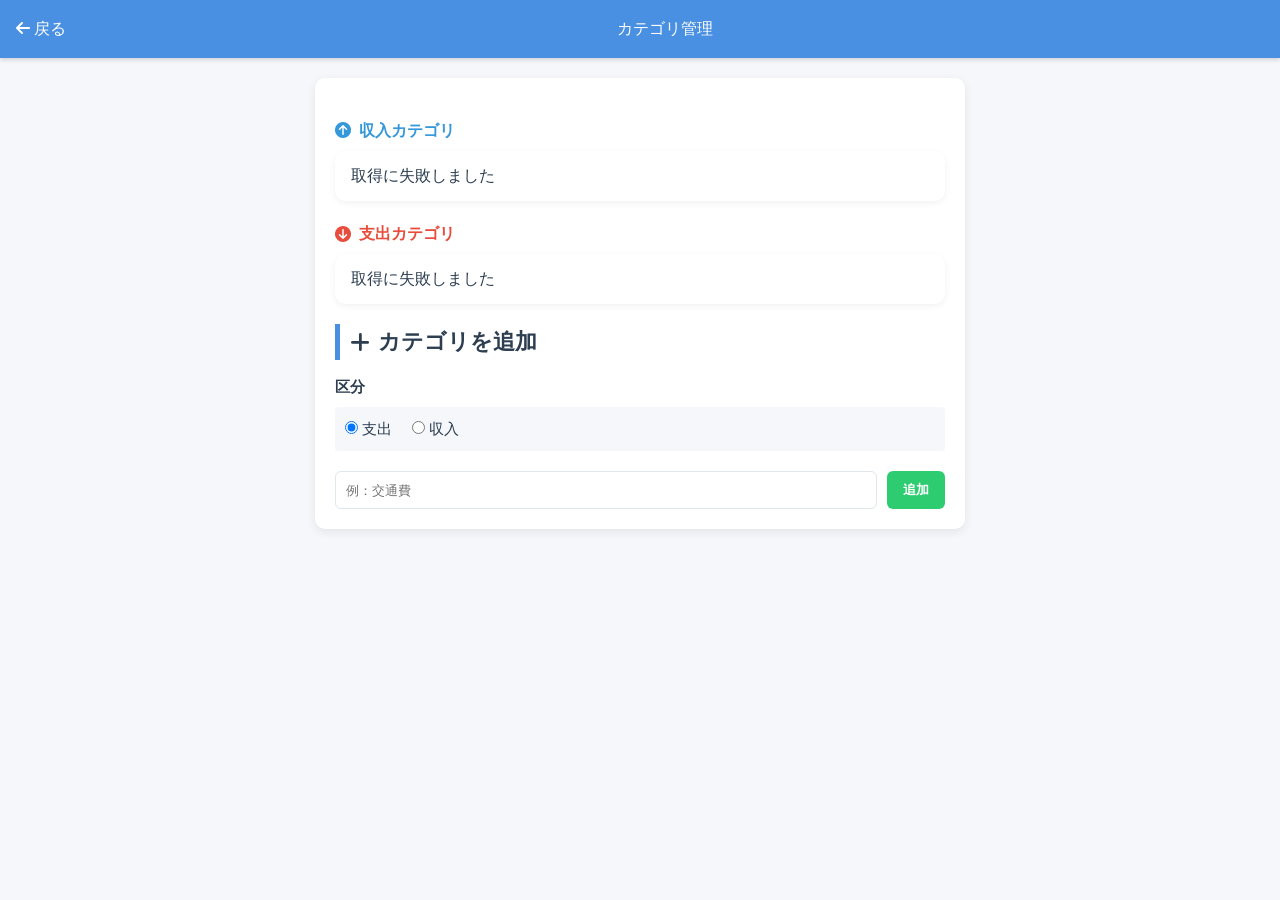
<file: categories.html>
<!DOCTYPE html>
<html lang="ja">
<head>
    <link rel="manifest" href="./manifest.json">
    <meta charset="UTF-8">
    <meta name="viewport" content="width=device-width, initial-scale=1.0">
    <meta name="theme-color" content="#4a90e2">
    <link rel="icon" href="./icons/icon-192.png">
    <link rel="apple-touch-icon" href="./icons/icon-192.png">
    <title>VAS - カテゴリ管理</title>
    <link rel="stylesheet" href="https://cdnjs.cloudflare.com/ajax/libs/font-awesome/6.4.0/css/all.min.css">
    <link rel="stylesheet" href="./css/style.css">

    <style>
        .category-section-title {
            display: flex;
            align-items: center;
            gap: 8px;
            margin: 20px 0 8px 0;
            font-weight: bold;
        }
        .category-section-title.income { color: #3498db; }
        .category-section-title.expense { color: #e74c3c; }
    </style>
</head>
<body>

    <nav class="navbar">
        <a href="./settings.html"><i class="fa-solid fa-arrow-left"></i> 戻る</a>
        <span>カテゴリ管理</span>
        <div></div>
    </nav>

    <div class="container-sm">

        <div class="category-section-title income">
            <i class="fa-solid fa-circle-arrow-up"></i> 収入カテゴリ
        </div>
        <div class="category-list" id="income-category-list">
            <div class="category-item">読み込み中...</div>
        </div>

        <div class="category-section-title expense">
            <i class="fa-solid fa-circle-arrow-down"></i> 支出カテゴリ
        </div>
        <div class="category-list" id="expense-category-list">
            <div class="category-item">読み込み中...</div>
        </div>

        <h2><i class="fa-solid fa-plus"></i> カテゴリを追加</h2>

        <div class="form-group">
            <label>区分</label>
            <div class="radio-group">
                <label><input type="radio" name="new-cat-type" value="支出" checked> 支出</label>
                <label><input type="radio" name="new-cat-type" value="収入"> 収入</label>
            </div>
        </div>

        <div class="add-form">
            <input type="text" id="new-category" placeholder="例：交通費">
            <button onclick="addCategory()">追加</button>
        </div>

    </div>

    <script src="./js/app.js"></script>
    <script src="./js/api.js"></script>

    <script>
        async function loadCategories() {
            toggleLoading(true);
            const result = await callGasAPI("getCategories", {});
            toggleLoading(false);

            const incomeList = document.getElementById('income-category-list');
            const expenseList = document.getElementById('expense-category-list');

            if (!result.success) {
                incomeList.innerHTML = `<div class="category-item">取得に失敗しました</div>`;
                expenseList.innerHTML = `<div class="category-item">取得に失敗しました</div>`;
                return;
            }

            renderCategoryList(incomeList, result.income || [], "収入");
            renderCategoryList(expenseList, result.expense || [], "支出");
        }

        function renderCategoryList(container, categories, type) {
            if (categories.length === 0) {
                container.innerHTML = `<div class="category-item">カテゴリがありません</div>`;
                return;
            }

            container.innerHTML = "";
            categories.forEach(cat => {
                const div = document.createElement('div');
                div.className = 'category-item';
                div.innerHTML = `
                    <span>${cat}</span>
                    <button onclick="deleteCategory('${cat}', '${type}')"><i class="fa-solid fa-trash"></i> 削除</button>
                `;
                container.appendChild(div);
            });
        }

        async function addCategory() {
            const input = document.getElementById('new-category');
            const name = input.value.trim();
            const type = document.querySelector('input[name="new-cat-type"]:checked').value;

            if (!name) {
                showMessage("カテゴリ名を入力してください", true);
                return;
            }

            toggleLoading(true);
            const result = await callGasAPI("addCategory", { name, type });
            toggleLoading(false);

            if (result.success) {
                showMessage("カテゴリを追加しました");
                input.value = "";
                loadCategories();
            } else {
                showMessage(result.message, true);
            }
        }

        async function deleteCategory(name, type) {
            if (!confirm(`「${name}」を削除しますか？`)) return;

            toggleLoading(true);
            const result = await callGasAPI("deleteCategory", { name, type });
            toggleLoading(false);

            if (result.success) {
                showMessage("カテゴリを削除しました");
                loadCategories();
            } else {
                showMessage(result.message, true);
            }
        }

        window.addEventListener('load', loadCategories);
    </script>

</body>
</html>
</file>
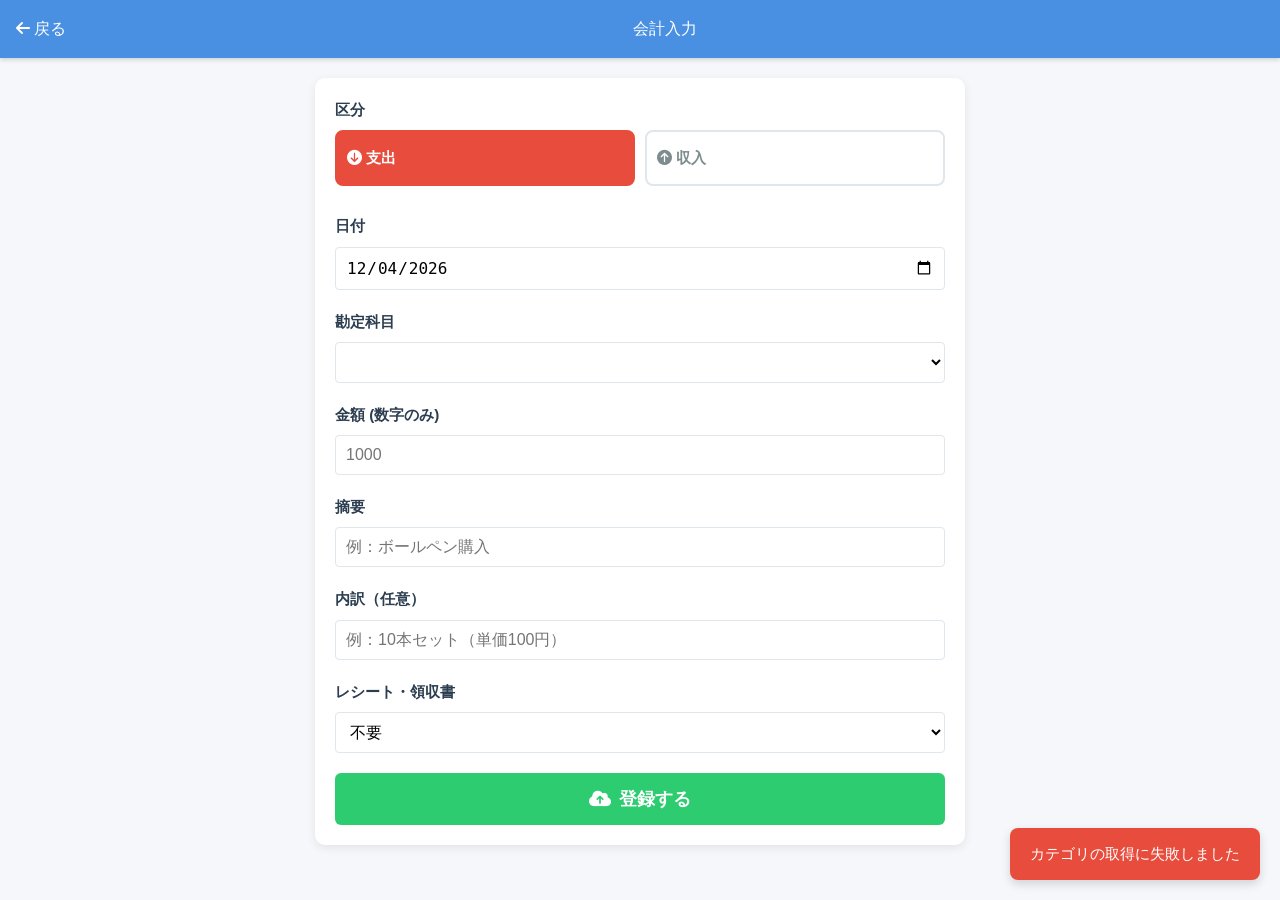
<file: entry.html>
<!DOCTYPE html>
<html lang="ja">
<head>
    <link rel="manifest" href="./manifest.json">
    <meta charset="UTF-8">
    <meta name="viewport" content="width=device-width, initial-scale=1.0">
    <meta name="theme-color" content="#4a90e2">
    <link rel="icon" href="./icons/icon-192.png">
    <link rel="apple-touch-icon" href="./icons/icon-192.png">
    <title>VAS - 会計入力</title>
    <link rel="stylesheet" href="https://cdnjs.cloudflare.com/ajax/libs/font-awesome/6.4.0/css/all.min.css">
    <link rel="stylesheet" href="./css/style.css">
</head>
<body>

    <nav class="navbar">
        <a href="./index.html"><i class="fa-solid fa-arrow-left"></i> 戻る</a>
        <span>会計入力</span>
        <div></div>
    </nav>

    <div class="container-sm">
        <form id="entry-form">
            <div class="form-group">
                <label>区分</label>
                <div class="type-toggle">
                    <label class="type-option expense-option">
                        <input type="radio" name="type" value="支出" checked>
                        <i class="fa-solid fa-circle-arrow-down"></i> 支出
                    </label>
                    <label class="type-option income-option">
                        <input type="radio" name="type" value="収入">
                        <i class="fa-solid fa-circle-arrow-up"></i> 収入
                    </label>
                </div>
            </div>

            <div class="form-group">
                <label>日付</label>
                <input type="date" id="date" required>
            </div>

            <div class="form-group">
                <label>勘定科目</label>
                <select id="category" required></select>
            </div>

            <div class="form-group">
                <label>金額 (数字のみ)</label>
                <input type="text" id="amount" oninput="onlyNumber(this)" placeholder="1000" required>
            </div>

            <div class="form-group">
                <label>摘要</label>
                <input type="text" id="description" placeholder="例：ボールペン購入">
            </div>

            <div class="form-group">
                <label>内訳（任意）</label>
                <input type="text" id="detail" placeholder="例：10本セット（単価100円）">
            </div>

            <div class="form-group">
                <label>レシート・領収書</label>
                <select id="receipt_status" onchange="toggleReceiptFile()">
                    <option value="不要">不要</option>
                    <option value="あとで登録">あとで登録</option>
                    <option value="あり">あり（画像アップロード）</option>
                </select>
            </div>

            <div class="form-group" id="receipt-file-group" style="display: none;">
                <label>レシート画像選択</label>
                <input type="file" id="receipt_file" accept="image/*">
            </div>

            <button type="submit" class="btn-submit"><i class="fa-solid fa-cloud-arrow-up"></i> 登録する</button>
        </form>
    </div>

    <script src="./js/app.js"></script>
    <script src="./js/api.js"></script>

    <script>
        function toggleReceiptFile() {
            const status = document.getElementById('receipt_status').value;
            document.getElementById('receipt-file-group').style.display = (status === 'あり') ? 'block' : 'none';
        }

        const fileToBase64 = file => new Promise((resolve, reject) => {
            const reader = new FileReader();
            reader.readAsDataURL(file);
            reader.onload = () => resolve(reader.result);
            reader.onerror = error => reject(error);
        });

        let categoriesData = { income: [], expense: [] };

        async function loadCategories() {
            setTodayIfEmpty('date');

            const settings = await callGasAPI("getSettings", {});

            if (!settings.success) {
                showMessage("カテゴリの取得に失敗しました", true);
                return;
            }

            categoriesData = settings.categories || { income: [], expense: [] };
            updateCategoryOptions();
        }

        function updateCategoryOptions() {
            const type = document.querySelector('input[name="type"]:checked').value;
            const list = (type === "収入") ? categoriesData.income : categoriesData.expense;

            const select = document.getElementById("category");
            select.innerHTML = "";

            list.forEach(cat => {
                const option = document.createElement("option");
                option.value = cat;
                option.textContent = cat;
                select.appendChild(option);
            });
        }

        window.addEventListener("load", loadCategories);

        document.querySelectorAll('input[name="type"]').forEach(radio => {
            radio.addEventListener('change', updateCategoryOptions);
        });

        document.getElementById('entry-form').addEventListener('submit', async (e) => {
            e.preventDefault();

            const type = document.querySelector('input[name="type"]:checked').value;
            const date = document.getElementById('date').value;
            const category = document.getElementById('category').value;
            const amount = Number(document.getElementById('amount').value);

            const description = document.getElementById('description').value;
            const detail = document.getElementById('detail').value;

            const descriptionFinal = detail
                ? `${description}（${detail}）`
                : description;

            const receiptStatus = document.getElementById('receipt_status').value;
            const fileInput = document.getElementById('receipt_file');

            const formData = {
                type,
                date,
                category,
                amount,
                description: descriptionFinal,
                receiptStatus,
                imageData: null,
                imageName: null
            };

            if (receiptStatus === "あり" && fileInput.files.length > 0) {
                try {
                    const file = fileInput.files[0];
                    formData.imageData = await fileToBase64(file);
                    formData.imageName = file.name;
                } catch (err) {
                    showMessage("画像の読み込みに失敗しました", true);
                    return;
                }
            }

            const submitBtn = document.querySelector('#entry-form button[type="submit"]');
            submitBtn.disabled = true;
            submitBtn.style.opacity = '0.6';

            toggleLoading(true);
            const response = await callGasAPI("saveEntry", formData);
            toggleLoading(false);

            submitBtn.disabled = false;
            submitBtn.style.opacity = '1';

            if (response && response.success) {
                showMessage(`登録が完了しました！\n会計番号: ${response.id}\nレシート番号: ${response.receiptNo}`);
                document.getElementById('entry-form').reset();
                toggleReceiptFile();
                setTodayIfEmpty('date');
            } else {
                showMessage("登録に失敗しました: " + (response ? response.message : "通信エラー"), true);
            }
        });
    </script>
</body>
</html>
</file>
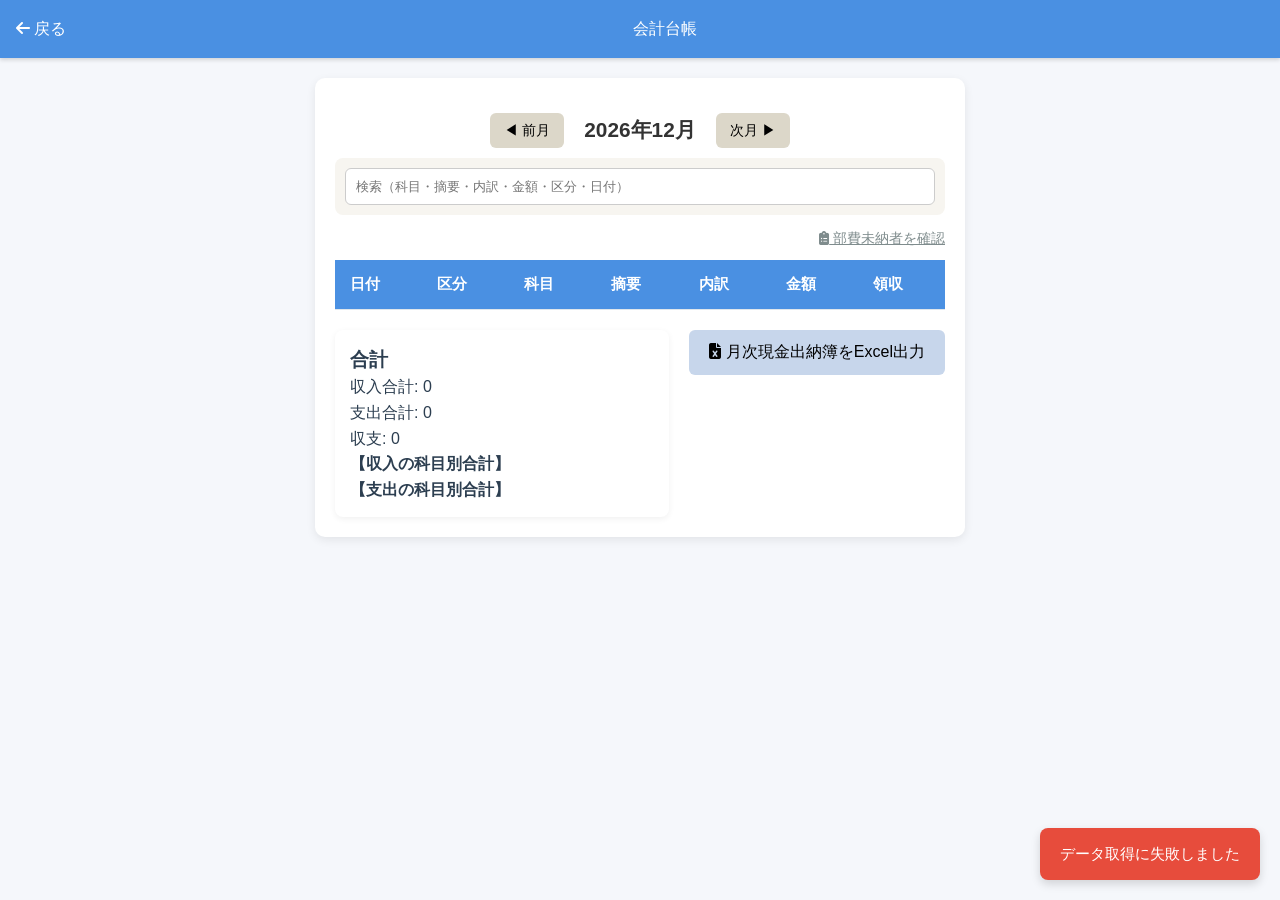
<file: ledger.html>
<!DOCTYPE html>
<html lang="ja">
<head>
    <link rel="manifest" href="./manifest.json">
    <meta charset="UTF-8">
    <meta name="viewport" content="width=device-width, initial-scale=1.0">
    <meta name="theme-color" content="#4a90e2">
    <link rel="icon" href="./icons/icon-192.png">
    <link rel="apple-touch-icon" href="./icons/icon-192.png">
    <title>VAS - 会計台帳</title>
    <link rel="stylesheet" href="https://cdnjs.cloudflare.com/ajax/libs/font-awesome/6.4.0/css/all.min.css">
    <link rel="stylesheet" href="./css/style.css">
</head>
<body>

    <nav class="navbar">
        <a href="./index.html"><i class="fa-solid fa-arrow-left"></i> 戻る</a>
        <span>会計台帳</span>
        <div></div>
    </nav>

    <div class="container-sm">

        <div class="month-header">
            <button onclick="changeMonth(-1)">◀ 前月</button>
            <span id="current-month-label"></span>
            <button onclick="changeMonth(1)">次月 ▶</button>
        </div>

        <div class="search-box">
            <input type="text" id="search" placeholder="検索（科目・摘要・内訳・金額・区分・日付）" oninput="applySearch()">
        </div>

        <div style="text-align:right; margin: 0 0 10px 0;">
            <a href="#" onclick="toggleUnpaidDues(); return false;" style="font-size:0.85rem; color: var(--gray);">
                <i class="fa-solid fa-clipboard-list"></i> 部費未納者を確認
            </a>
        </div>

        <div id="unpaid-dues-panel" style="display:none; margin-bottom: 16px;">
            <div class="category-list" id="unpaid-dues-list">
                <div class="category-item">読み込み中...</div>
            </div>
        </div>

        <table id="ledger-table">
            <thead>
                <tr>
                    <th>日付</th>
                    <th>区分</th>
                    <th>科目</th>
                    <th>摘要</th>
                    <th>内訳</th>
                    <th>金額</th>
                    <th>領収</th>
                </tr>
            </thead>
            <tbody></tbody>
        </table>

        <div style="display:flex; gap:20px; align-items:flex-start; margin-top:20px; flex-wrap:wrap;">

            <div class="summary-box">
                <h3>合計</h3>
                <p id="income-total">収入合計: 0</p>
                <p id="expense-total">支出合計: 0</p>
                <p id="balance-total">収支: 0</p>

                <div class="summary-section">
                    <h4>【収入の科目別合計】</h4>
                    <div id="income-category-summary"></div>
                </div>

                <div class="summary-section">
                    <h4>【支出の科目別合計】</h4>
                    <div id="expense-category-summary"></div>
                </div>
            </div>

            <div style="display:flex; flex-direction:column; gap:12px;">
                <button onclick="exportExcel()"
                        style="padding:12px 20px; background:#c7d6eb; border:none; border-radius:6px; font-size:1rem;">
                    <i class="fa-solid fa-file-excel"></i> 月次現金出納簿をExcel出力
                </button>

                <button id="excel-download-btn"
                        style="display:none; padding:12px 20px; background:#b7e3b1; border:none; border-radius:6px; font-size:1rem;">
                    <i class="fa-solid fa-download"></i> ダウンロード
                </button>
            </div>

        </div>

    </div>

    <script src="./js/app.js"></script>
    <script src="./js/api.js"></script>

    <script>
        let currentYear = new Date().getFullYear();
        let currentMonth = new Date().getMonth() + 1;
        let currentData = [];

        // ★ シートの日付文字列をタイムゾーンずれなく安全にDate化する共通関数
        function parseSheetDate(raw) {
            if (raw instanceof Date) return raw;
            return new Date(String(raw).replace(/-/g, "/"));
        }

        function formatDate(dateStr) {
            const d = parseSheetDate(dateStr);
            if (isNaN(d)) return dateStr;
            return `${d.getMonth() + 1}/${("0" + d.getDate()).slice(-2)}`;
        }

        function formatAmount(num) {
            return Number(num).toLocaleString("ja-JP");
        }

        function updateMonthLabel() {
            document.getElementById("current-month-label").textContent =
                `${currentYear}年${currentMonth}月`;
        }

        function changeMonth(diff) {
            currentMonth += diff;
            if (currentMonth === 0) { currentMonth = 12; currentYear--; }
            if (currentMonth === 13) { currentMonth = 1; currentYear++; }
            updateMonthLabel();
            loadLedger();
        }

        async function loadLedger() {
            toggleLoading(true);

            const entriesResult = await callGasAPI("getEntries", {});

            toggleLoading(false);

            if (!entriesResult.success) {
                showMessage("データ取得に失敗しました", true);
                return;
            }

            const allData = entriesResult.data;

            currentData = allData.filter(item => {
                const d = parseSheetDate(item[2]);
                return d.getFullYear() === currentYear && (d.getMonth() + 1) === currentMonth;
            });

            document.getElementById("search").value = "";
            renderTable(currentData);
        }

        function applySearch() {
            const keyword = document.getElementById("search").value.toLowerCase();

            const filtered = currentData.filter(item => {
                const description = String(item[5] || "").toLowerCase();
                const detail = extractDetail(description).toLowerCase();
                const descriptionMain = description.replace(/（.+?）/, "");

                return (
                    String(item[3]).toLowerCase().includes(keyword) ||
                    String(item[4]).toLowerCase().includes(keyword) ||
                    descriptionMain.includes(keyword) ||
                    detail.includes(keyword) ||
                    String(item[6]).includes(keyword) ||
                    formatDate(item[2]).includes(keyword)
                );
            });

            renderTable(filtered);
        }

        function extractDetail(description) {
            const match = description.match(/（(.+?)）/);
            return match ? match[1] : "";
        }

        function extractMain(description) {
            return String(description || "").replace(/（.+?）/, "");
        }

        function renderTable(data) {
            const tbody = document.querySelector("#ledger-table tbody");
            tbody.innerHTML = "";

            let incomeTotal = 0;
            let expenseTotal = 0;

            const incomeCategory = {};
            const expenseCategory = {};

            data.forEach(item => {
                const row = document.createElement("tr");

                const date = formatDate(item[2]);
                const type = item[3];
                const category = item[4];
                const description = item[5];

                const descriptionMain = extractMain(description);
                const detail = extractDetail(String(description || ""));

                const amount = Number(item[6]);
                const receipt = item[7];
                const driveUrl = item[8];

                if (type === "収入") {
                    row.classList.add("income-row");
                    incomeTotal += amount;
                    incomeCategory[category] = (incomeCategory[category] || 0) + amount;
                }

                if (type === "支出") {
                    row.classList.add("expense-row");
                    expenseTotal += amount;
                    expenseCategory[category] = (expenseCategory[category] || 0) + amount;
                }

                const receiptCell = driveUrl
                    ? `<a href="${driveUrl}" target="_blank" rel="noopener" title="領収書画像を見る">
                           <i class="fa-solid fa-image"></i> ${receipt}
                       </a>`
                    : receipt;

                row.innerHTML = `
                    <td>${date}</td>
                    <td>${type}</td>
                    <td>${category}</td>
                    <td>${descriptionMain}</td>
                    <td class="detail">${detail}</td>
                    <td class="amount">${formatAmount(amount)}</td>
                    <td>${receiptCell}</td>
                `;

                tbody.appendChild(row);
            });

            document.getElementById("income-total").textContent =
                `収入合計: ${formatAmount(incomeTotal)}`;

            document.getElementById("expense-total").textContent =
                `支出合計: ${formatAmount(expenseTotal)}`;

            document.getElementById("balance-total").textContent =
                `収支: ${formatAmount(incomeTotal - expenseTotal)}`;

            renderCategorySummary("income-category-summary", incomeCategory);
            renderCategorySummary("expense-category-summary", expenseCategory);
        }

        function renderCategorySummary(elementId, summaryObj) {
            const container = document.getElementById(elementId);
            container.innerHTML = "";

            Object.keys(summaryObj).forEach(cat => {
                const p = document.createElement("p");
                p.textContent = `${cat}: ${formatAmount(summaryObj[cat])}`;
                container.appendChild(p);
            });
        }

        // ★ Excel出力：プレビューURLではなく直接ダウンロードされるURLを生成
        async function exportExcel() {
            toggleLoading(true);

            const result = await callGasAPI("exportMonthlyLedger", {
                year: currentYear,
                month: currentMonth
            });

            toggleLoading(false);

            if (!result.success) {
                showMessage("Excel出力に失敗しました: " + (result.message || ""), true);
                return;
            }

            const btn = document.getElementById("excel-download-btn");
            btn.style.display = "block";
            btn.onclick = () => {
                window.open(result.downloadUrl, "_blank");
            };

            showMessage("Excelファイルを生成しました！");
        }

        window.addEventListener("load", () => {
            updateMonthLabel();
            loadLedger();
        });

        let unpaidDuesLoaded = false;

        async function toggleUnpaidDues() {
            const panel = document.getElementById('unpaid-dues-panel');
            const isOpening = panel.style.display === 'none';
            panel.style.display = isOpening ? 'block' : 'none';

            if (isOpening && !unpaidDuesLoaded) {
                await loadUnpaidDues();
                unpaidDuesLoaded = true;
            }
        }

        async function loadUnpaidDues() {
            const list = document.getElementById('unpaid-dues-list');
            list.innerHTML = `<div class="category-item">読み込み中...</div>`;

            const result = await callGasAPI("getUnpaidDuesMembers", {});

            if (!result.success) {
                list.innerHTML = `<div class="category-item">${result.message || "取得に失敗しました"}</div>`;
                return;
            }

            if (!result.unpaid || result.unpaid.length === 0) {
                list.innerHTML = `<div class="category-item">${result.month}分の未納者はいません</div>`;
                return;
            }

            list.innerHTML = "";
            const title = document.createElement("div");
            title.className = "category-item";
            title.innerHTML = `<strong>${result.month}分 未納者（${result.unpaid.length}名）</strong>`;
            list.appendChild(title);

            result.unpaid.forEach(member => {
                const div = document.createElement("div");
                div.className = "category-item";
                div.innerHTML = `<span>${member.name}</span><span>${formatAmount(member.fee)}円</span>`;
                list.appendChild(div);
            });
        }
    </script>

</body>
</html>
</file>
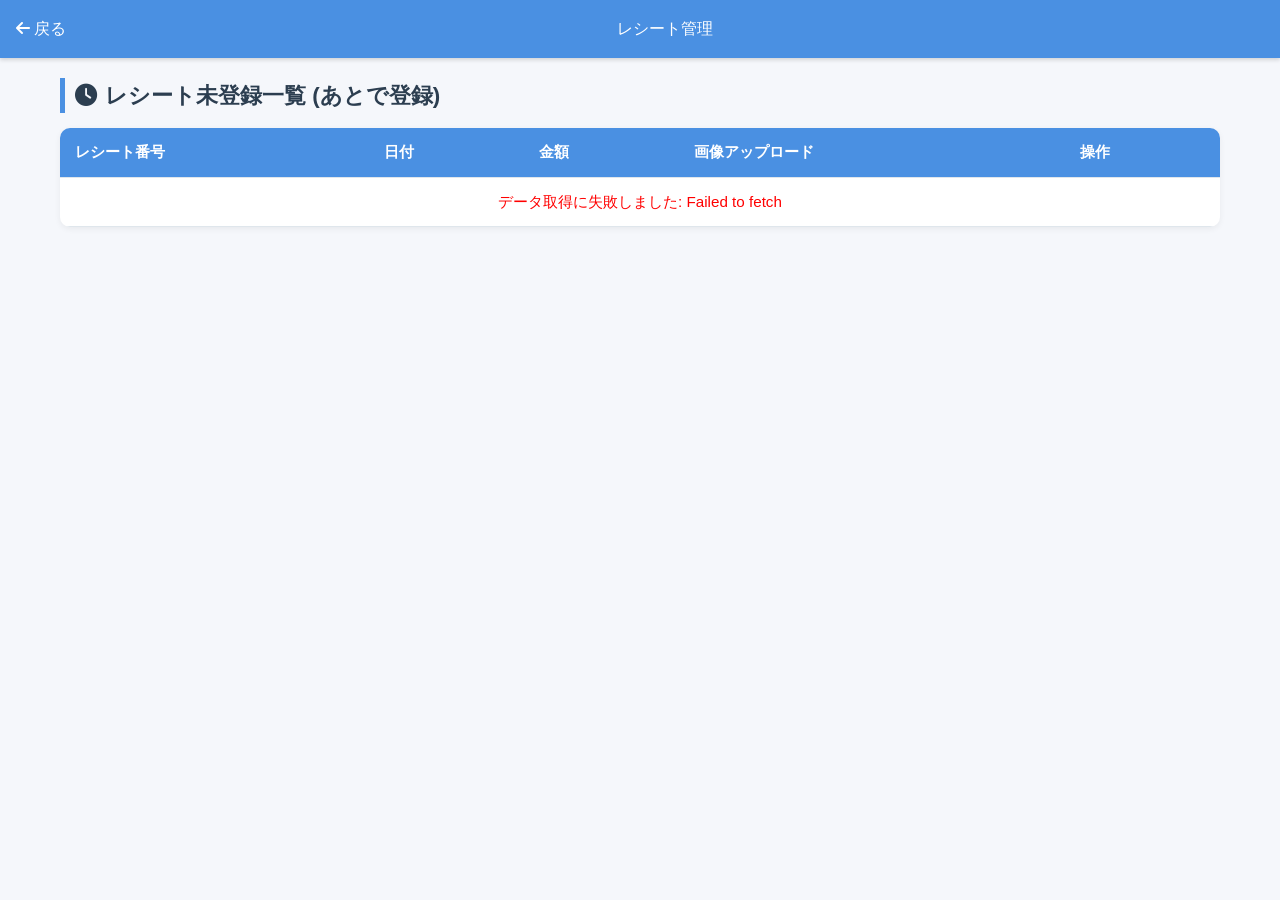
<file: receipts.html>
<!DOCTYPE html>
<html lang="ja">
<head>
    <link rel="manifest" href="./manifest.json">
    <meta charset="UTF-8">
    <meta name="viewport" content="width=device-width, initial-scale=1.0">
    <meta name="theme-color" content="#4a90e2">
    <link rel="icon" href="./icons/icon-192.png">
    <link rel="apple-touch-icon" href="./icons/icon-192.png">
    <title>VAS - レシート管理</title>
    <link rel="stylesheet" href="https://cdnjs.cloudflare.com/ajax/libs/font-awesome/6.4.0/css/all.min.css">
    <link rel="stylesheet" href="./css/style.css">
</head>
<body>

    <nav class="navbar">
        <a href="./index.html"><i class="fa-solid fa-arrow-left"></i> 戻る</a>
        <span>レシート管理</span>
        <div></div>
    </nav>

    <div class="container">
        <h2><i class="fa-solid fa-clock"></i> レシート未登録一覧 (あとで登録)</h2>

        <div class="table-responsive">
            <table>
                <thead>
                    <tr>
                        <th>レシート番号</th>
                        <th>日付</th>
                        <th>金額</th>
                        <th>画像アップロード</th>
                        <th>操作</th>
                    </tr>
                </thead>
                <tbody id="pending-tbody">
                    <tr>
                        <td colspan="5" style="text-align:center; color:#888;">読み込み中...</td>
                    </tr>
                </tbody>
            </table>
        </div>
    </div>

    <script src="./js/app.js"></script>
    <script src="./js/api.js"></script>

    <script>
        const pendingTbody = document.getElementById('pending-tbody');

        const fileToBase64 = file => new Promise((resolve, reject) => {
            const reader = new FileReader();
            reader.readAsDataURL(file);
            reader.onload = () => resolve(reader.result);
            reader.onerror = error => reject(error);
        });

        async function loadPendingReceipts() {
            toggleLoading(true);

            const pendingResult = await callGasAPI("getPendingReceipts", {});

            toggleLoading(false);

            if (!pendingResult || !pendingResult.success) {
                pendingTbody.innerHTML =
                    `<tr><td colspan="5" style="text-align:center; color:red;">
                        データ取得に失敗しました: ${(pendingResult && pendingResult.message) || ''}
                    </td></tr>`;
                return;
            }

            const list = pendingResult.data;

            if (!list || list.length === 0) {
                pendingTbody.innerHTML =
                    `<tr><td colspan="5" style="text-align:center; color:#888;">
                        レシート登録待ちはありません。
                    </td></tr>`;
                return;
            }

            pendingTbody.innerHTML = "";

            list.forEach(item => {
                const tr = document.createElement('tr');
                tr.innerHTML = `
                    <td>${item.receiptNo}</td>
                    <td>${item.date}</td>
                    <td><strong>¥${Number(item.amount).toLocaleString()}</strong></td>
                    <td><input type="file" id="file-${item.receiptNo}" accept="image/*"></td>
                    <td>
                        <button class="btn-submit" style="padding:8px 12px;"
                            onclick="uploadImage('${item.receiptNo}')">
                            <i class="fa-solid fa-upload"></i> アップロード
                        </button>
                    </td>
                `;
                pendingTbody.appendChild(tr);
            });
        }

        async function uploadImage(receiptNo) {
          const fileInput = document.getElementById(`file-${receiptNo}`);

          if (!fileInput || fileInput.files.length === 0) {
              showMessage("画像ファイルを選択してください", true);
              return;
          }

          try {
              const file = fileInput.files[0];
              const base64Data = await fileToBase64(file);

              toggleLoading(true);

              const result = await callGasAPI("uploadReceiptImage", {
                  receiptNo,
                  imageData: base64Data,
                  imageName: file.name
              });

              if (result && result.success) {

                  showMessage("アップロード成功！");

                  // ★★★ アップロードした行を即座に削除する ★★★
                  const row = fileInput.closest("tr");
                  if (row) row.remove();

                  // ★★★ ローディングを止める（再描画前に止める） ★★★
                  toggleLoading(false);

                  // ★★★ 最新の一覧を再取得する（行が消えた後に実行） ★★★
                  loadPendingReceipts();

              } else {
                  showMessage("エラー: " + (result.message || "書き込み失敗"), true);
                  toggleLoading(false);
              }

          } catch (err) {
              showMessage("通信エラーが発生しました", true);
              toggleLoading(false);
          }
        }



        window.addEventListener('load', loadPendingReceipts);
    </script>

</body>
</html>
</file>
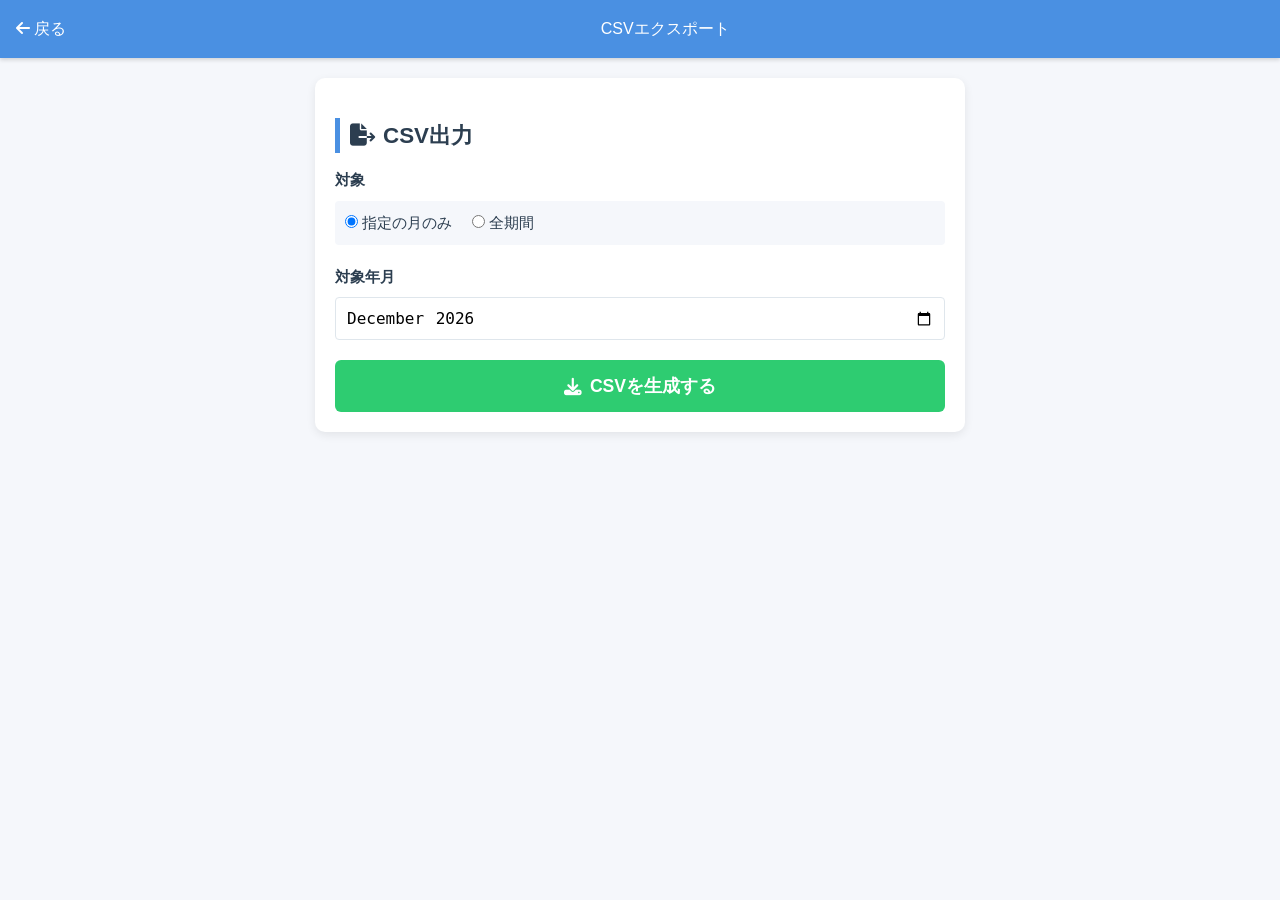
<file: reports.html>
<!DOCTYPE html>
<html lang="ja">
<head>
    <link rel="manifest" href="./manifest.json">
    <meta charset="UTF-8">
    <meta name="viewport" content="width=device-width, initial-scale=1.0">
    <meta name="theme-color" content="#4a90e2">
    <link rel="icon" href="./icons/icon-192.png">
    <link rel="apple-touch-icon" href="./icons/icon-192.png">
    <title>VAS - CSVエクスポート</title>
    <link rel="stylesheet" href="https://cdnjs.cloudflare.com/ajax/libs/font-awesome/6.4.0/css/all.min.css">
    <link rel="stylesheet" href="./css/style.css">
</head>
<body>

    <nav class="navbar">
        <a href="./index.html"><i class="fa-solid fa-arrow-left"></i> 戻る</a>
        <span>CSVエクスポート</span>
        <div></div>
    </nav>

    <div class="container-sm">

        <h2><i class="fa-solid fa-file-export"></i> CSV出力</h2>

        <div class="form-group">
            <label>対象</label>
            <div class="radio-group">
                <label><input type="radio" name="scope" value="month" checked onchange="toggleScope()"> 指定の月のみ</label>
                <label><input type="radio" name="scope" value="all" onchange="toggleScope()"> 全期間</label>
            </div>
        </div>

        <div class="form-group" id="month-select-group">
            <label>対象年月</label>
            <input type="month" id="target-month">
        </div>

        <button class="btn-submit" onclick="doExport()">
            <i class="fa-solid fa-download"></i> CSVを生成する
        </button>

        <div id="download-area" style="margin-top:20px; display:none;">
            <button id="download-btn" class="btn-submit" style="background: var(--primary);">
                <i class="fa-solid fa-file-arrow-down"></i> CSVをダウンロード
            </button>
        </div>

    </div>

    <script src="./js/app.js"></script>
    <script src="./js/api.js"></script>

    <script>
        function toggleScope() {
            const scope = document.querySelector('input[name="scope"]:checked').value;
            document.getElementById('month-select-group').style.display =
                (scope === 'month') ? 'block' : 'none';
        }

        function initMonth() {
            const today = new Date();
            const yyyy = today.getFullYear();
            const mm = String(today.getMonth() + 1).padStart(2, '0');
            document.getElementById('target-month').value = `${yyyy}-${mm}`;
        }

        async function doExport() {
            const scope = document.querySelector('input[name="scope"]:checked').value;
            let data = {};

            if (scope === 'month') {
                const val = document.getElementById('target-month').value;
                if (!val) {
                    showMessage("対象年月を選択してください", true);
                    return;
                }
                const [y, m] = val.split('-');
                data = { year: Number(y), month: Number(m) };
            }

            toggleLoading(true);
            const result = await callGasAPI("exportCSV", data);
            toggleLoading(false);

            if (!result.success) {
                showMessage("CSV出力に失敗しました: " + (result.message || ""), true);
                return;
            }

            const area = document.getElementById('download-area');
            const btn = document.getElementById('download-btn');
            area.style.display = 'block';
            btn.onclick = () => window.open(result.url, '_blank');

            showMessage("CSVファイルを生成しました！");
        }

        window.addEventListener('load', () => {
            initMonth();
            toggleScope();
        });
    </script>

</body>
</html>
</file>
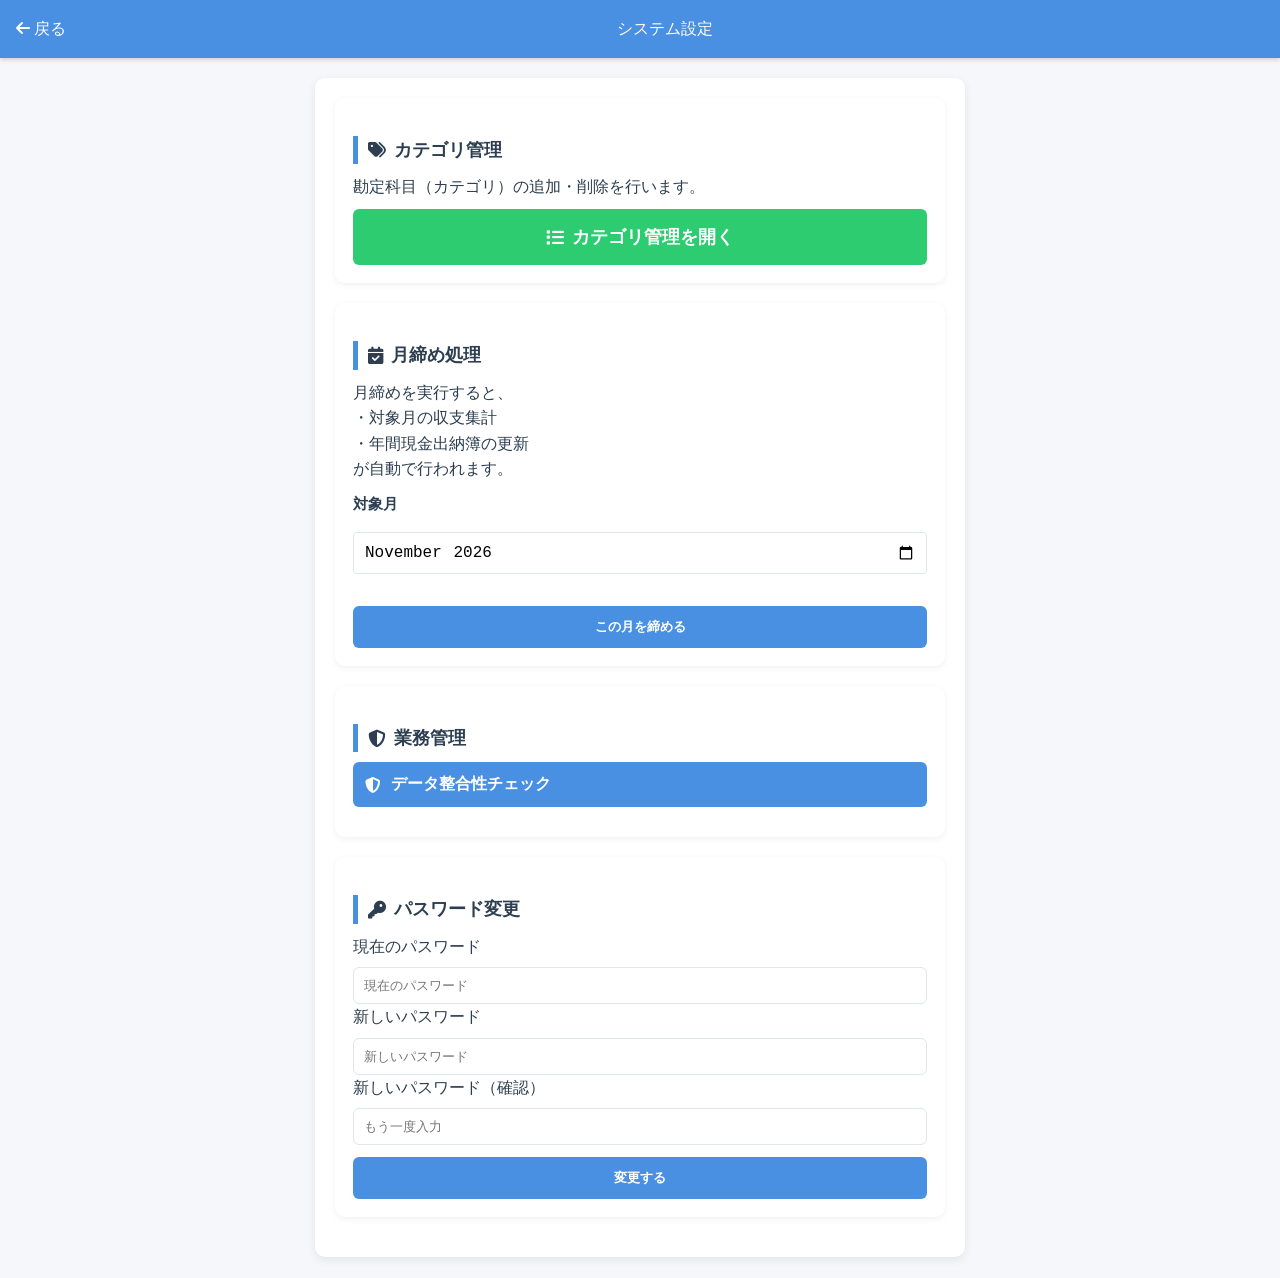
<file: settings.html>
<!DOCTYPE html>
<html lang="ja">
<head>
    <link rel="manifest" href="./manifest.json">
    <meta charset="UTF-8">
    <meta name="viewport" content="width=device-width, initial-scale=1.0">
    <meta name="theme-color" content="#4a90e2">
    <link rel="icon" href="./icons/icon-192.png">
    <link rel="apple-touch-icon" href="./icons/icon-192.png">
    <title>VAS - システム設定</title>
    <link rel="stylesheet" href="https://cdnjs.cloudflare.com/ajax/libs/font-awesome/6.4.0/css/all.min.css">
    <link rel="stylesheet" href="./css/style.css">
</head>
<body>

    <nav class="navbar">
        <a href="./index.html"><i class="fa-solid fa-arrow-left"></i> 戻る</a>
        <span>システム設定</span>
        <div></div>
    </nav>

    <div class="container-sm">

        <!-- カテゴリ管理 -->
        <div class="settings-card">
            <h2><i class="fa-solid fa-tags"></i> カテゴリ管理</h2>
            <p style="margin-bottom:10px;">勘定科目（カテゴリ）の追加・削除を行います。</p>
            <a href="./categories.html" class="btn-submit" style="display:flex; text-decoration:none;">
                <i class="fa-solid fa-list"></i> カテゴリ管理を開く
            </a>
        </div>

        <!-- 月締め処理 -->
        <div class="settings-card">
            <h2><i class="fa-solid fa-calendar-check"></i> 月締め処理</h2>

            <p style="margin-bottom:10px;">
                月締めを実行すると、<br>
                ・対象月の収支集計<br>
                ・年間現金出納簿の更新<br>
                が自動で行われます。
            </p>

            <div class="form-group">
                <label>対象月</label>
                <input type="month" id="close-target-month">
            </div>

            <button onclick="runMonthClose()">この月を締める</button>

            <div id="close-report-link" style="display:none; margin-top:12px;">
                <a id="close-report-anchor" href="#" target="_blank" class="btn-submit" style="background: var(--primary); text-decoration:none;">
                    <i class="fa-solid fa-file-excel"></i> 生成されたレポートを開く
                </a>
            </div>
        </div>

        <!-- 業務管理 -->
        <div class="settings-card">
            <h2><i class="fa-solid fa-shield-halved"></i> 業務管理</h2>

            <button class="btn-action" onclick="runIntegrityCheck()" style="margin-top:0;">
                <i class="fa-solid fa-shield-halved"></i> データ整合性チェック
            </button>
        </div>

        <!-- パスワード変更 -->
        <div class="settings-card">
            <h2><i class="fa-solid fa-key"></i> パスワード変更</h2>

            <label>現在のパスワード</label>
            <input type="password" id="old-pass" placeholder="現在のパスワード">

            <label>新しいパスワード</label>
            <input type="password" id="new-pass" placeholder="新しいパスワード">

            <label>新しいパスワード（確認）</label>
            <input type="password" id="new-pass2" placeholder="もう一度入力">

            <button onclick="changePassword()">変更する</button>
        </div>

    </div>

    <script src="./js/app.js"></script>
    <script src="./js/api.js"></script>

    <script>
        function initCloseTargetMonth() {
            const el = document.getElementById('close-target-month');
            if (!el || el.value) return;

            const today = new Date();
            let y = today.getFullYear();
            let m = today.getMonth() + 1 - 1; // 先月
            if (m === 0) { m = 12; y -= 1; }

            el.value = `${y}-${("0" + m).slice(-2)}`;
        }
        window.addEventListener('load', initCloseTargetMonth);

        async function runMonthClose() {
            const val = document.getElementById('close-target-month').value;
            if (!val) {
                showMessage("対象月を選択してください", true);
                return;
            }
            const [y, m] = val.split('-');

            if (!confirm(`${y}年${Number(m)}月を月締めします。よろしいですか？\n（すでに締め済みの月を選ぶと上書きされます）`)) {
                return;
            }

            toggleLoading(true);
            const result = await callGasAPI("runMonthClose", { year: Number(y), month: Number(m) });
            toggleLoading(false);

            if (!result.success) {
                showMessage(result.message, true);
                return;
            }

            showMessage(result.message);

            const linkArea = document.getElementById('close-report-link');
            const anchor = document.getElementById('close-report-anchor');
            if (result.fileUrl) {
                anchor.href = result.fileUrl;
                linkArea.style.display = 'block';
            } else {
                linkArea.style.display = 'none';
            }
        }

        async function runIntegrityCheck() {
            toggleLoading(true);
            const result = await callGasAPI("checkDataIntegrity", {});
            toggleLoading(false);

            if (result.success) {
                showMessage(result.message || "問題は見つかりませんでした");
            } else {
                showMessage(result.message, true);
            }
        }

        async function changePassword() {
            const oldPass = document.getElementById("old-pass").value;
            const newPass = document.getElementById("new-pass").value;
            const newPass2 = document.getElementById("new-pass2").value;

            if (!oldPass || !newPass || !newPass2) {
                showMessage("すべて入力してください", true);
                return;
            }

            if (newPass !== newPass2) {
                showMessage("新しいパスワードが一致しません", true);
                return;
            }

            toggleLoading(true);

            const result = await callGasAPI("changePassword", {
                oldPassword: oldPass,
                newPassword: newPass
            });

            toggleLoading(false);

            if (!result.success) {
                showMessage(result.message, true);
                return;
            }

            showMessage("パスワードを変更しました");
            document.getElementById("old-pass").value = "";
            document.getElementById("new-pass").value = "";
            document.getElementById("new-pass2").value = "";
        }
    </script>

</body>
</html>
</file>
<file: css/style.css>
/* ==========================================
   VAS - 共通スタイルシート (style.css)
========================================== */

:root {
    --primary: #4a90e2;
    --primary-hover: #357ABD;
    --secondary: #2ecc71;
    --secondary-hover: #27ae60;
    --danger: #e74c3c;
    --danger-hover: #c0392b;
    --warning: #f1c40f;
    --light: #ffffff;
    --dark: #2c3e50;
    --gray: #7f8c8d;
    --light-gray: #f5f7fb;
    --border: #dfe6ec;
}

* {
    box-sizing: border-box;
    margin: 0;
    padding: 0;
}

body {
    font-family: 'Helvetica Neue', Arial, 'Hiragino Kaku Gothic ProN', 'Hiragino Sans', Meiryo, sans-serif;
    background-color: var(--light-gray);
    color: var(--dark);
    line-height: 1.6;
}

.navbar {
    background-color: var(--primary);
    color: white;
    padding: 1rem;
    display: flex;
    justify-content: space-between;
    align-items: center;
    box-shadow: 0 2px 4px rgba(0,0,0,0.15);
}

.navbar .brand {
    font-size: 1.3rem;
    font-weight: bold;
    text-decoration: none;
    color: white;
    display: flex;
    align-items: center;
    gap: 8px;
}

.navbar a {
    color: white;
    text-decoration: none;
    transition: opacity 0.2s;
}

.navbar a:hover {
    opacity: 0.85;
}

.container {
    max-width: 1200px;
    margin: 20px auto;
    padding: 0 20px;
}

.container-sm {
    max-width: 650px;
    margin: 20px auto;
    padding: 20px;
    background: white;
    border-radius: 10px;
    box-shadow: 0 3px 10px rgba(0,0,0,0.08);
}

h2 {
    margin: 20px 0 15px 0;
    font-size: 1.4rem;
    display: flex;
    align-items: center;
    gap: 8px;
    border-left: 5px solid var(--primary);
    padding-left: 10px;
}

.grid {
    display: grid;
    grid-template-columns: repeat(auto-fit, minmax(250px, 1fr));
    gap: 20px;
    margin-bottom: 30px;
}

.card {
    background: white;
    padding: 20px;
    border-radius: 10px;
    box-shadow: 0 2px 6px rgba(0,0,0,0.06);
    text-align: center;
}

.card h3 {
    margin-bottom: 10px;
    color: var(--gray);
    font-size: 1rem;
}

.card .amount {
    font-size: 2rem;
    font-weight: bold;
}

.card.income .amount { color: var(--secondary); }
.card.expense .amount { color: var(--danger); }

.menu-grid {
    display: grid;
    grid-template-columns: repeat(auto-fit, minmax(140px, 1fr));
    gap: 15px;
}

.btn-menu {
    background: white;
    border: 2px solid var(--primary);
    color: var(--primary);
    padding: 20px;
    border-radius: 10px;
    text-decoration: none;
    font-weight: bold;
    display: flex;
    flex-direction: column;
    align-items: center;
    gap: 10px;
    transition: all 0.2s;
}

.btn-menu:hover {
    background: var(--primary);
    color: white;
    transform: translateY(-2px);
}

.btn-menu i {
    font-size: 1.8rem;
}

.form-group {
    margin-bottom: 20px;
}

.form-group label {
    display: block;
    margin-bottom: 8px;
    font-weight: bold;
    font-size: 0.95rem;
}

.form-group input[type="text"],
.form-group input[type="password"],
.form-group input[type="date"],
.form-group input[type="month"],
.form-group select {
    width: 100%;
    padding: 10px;
    border: 1px solid var(--border);
    border-radius: 4px;
    font-size: 1rem;
    background: white;
}

.radio-group {
    display: flex;
    gap: 20px;
    background: var(--light-gray);
    padding: 10px;
    border-radius: 4px;
}

.radio-group label {
    margin: 0;
    cursor: pointer;
    font-weight: normal;
}

/* 区分トグル（支出=赤 / 収入=青、選択中がハッキリ分かるように） */
.type-toggle {
    display: flex;
    gap: 10px;
}

.type-option {
    flex: 1;
    display: flex;
    align-items: center;
    justify-content: center;
    gap: 8px;
    padding: 14px 10px;
    border: 2px solid var(--border);
    border-radius: 8px;
    font-weight: bold;
    font-size: 1.05rem;
    color: var(--gray);
    cursor: pointer;
    -webkit-tap-highlight-color: transparent;
    transition: all 0.15s ease;
}

.type-option input {
    position: absolute;
    opacity: 0;
    width: 0;
    height: 0;
}

.type-option.expense-option:has(input:checked) {
    background: var(--danger);
    border-color: var(--danger);
    color: white;
}

.type-option.income-option:has(input:checked) {
    background: #3498db;
    border-color: #3498db;
    color: white;
}

.type-option:active {
    transform: scale(0.98);
}

.btn-submit {
    background: var(--secondary);
    color: white;
    border: none;
    width: 100%;
    padding: 14px;
    font-size: 1.1rem;
    border-radius: 6px;
    cursor: pointer;
    font-weight: bold;
    display: flex;
    justify-content: center;
    align-items: center;
    gap: 8px;
}

.btn-submit:hover { background-color: var(--secondary-hover); }

.btn-action {
    background: var(--dark);
    color: white;
    padding: 12px 15px;
    border: none;
    border-radius: 6px;
    cursor: pointer;
    width: 100%;
    margin-bottom: 12px;
    font-weight: bold;
    font-size: 1rem;
    text-align: left;
    display: flex;
    align-items: center;
    gap: 10px;
}
.btn-action:hover { opacity: 0.9; }
.btn-danger { background-color: var(--danger); }
.btn-danger:hover { background-color: var(--danger-hover); }

.table-responsive {
    overflow-x: auto;
    background: white;
    border-radius: 10px;
    box-shadow: 0 2px 6px rgba(0,0,0,0.06);
}

table {
    width: 100%;
    border-collapse: collapse;
}

th, td {
    padding: 12px 15px;
    text-align: left;
    border-bottom: 1px solid var(--border);
    font-size: 0.95rem;
}

th {
    background-color: var(--primary);
    color: white;
    font-weight: bold;
}

tr:hover {
    background-color: #fdfdfd;
}

.status-badge {
    background: var(--warning);
    color: white;
    padding: 4px 8px;
    border-radius: 4px;
    font-size: 0.8rem;
    font-weight: bold;
}

.receipt-card {
    background: white;
    border: 1px solid var(--border);
    padding: 15px;
    margin-bottom: 12px;
    border-radius: 6px;
    display: flex;
    justify-content: space-between;
    align-items: center;
    box-shadow: 0 1px 3px rgba(0,0,0,0.02);
}

hr {
    margin: 25px 0;
    border: 0;
    border-top: 1px solid var(--border);
}

@media (max-width: 600px) {
    .receipt-card {
        flex-direction: column;
        align-items: flex-start;
        gap: 10px;
    }
    th, td {
        padding: 8px 10px;
        font-size: 0.85rem;
    }

    .container-sm {
        margin: 0;
        border-radius: 0;
        padding: 16px;
        box-shadow: none;
    }

    .form-group {
        margin-bottom: 16px;
    }

    .form-group input[type="text"],
    .form-group input[type="password"],
    .form-group input[type="date"],
    .form-group input[type="month"],
    .form-group select {
        padding: 12px;
        font-size: 16px; /* iOSで入力時に自動ズームされるのを防ぐ */
    }

    .btn-submit {
        padding: 16px;
        font-size: 1.15rem;
    }

    .type-option {
        padding: 16px 8px;
        font-size: 1rem;
    }
}

/* ==========================================
   ページ固有スタイル（Index / Categories / Ledger）
========================================== */

.summary-grid {
    display: grid;
    grid-template-columns: repeat(auto-fit, minmax(160px, 1fr));
    gap: 12px;
    margin-bottom: 20px;
}

.summary-card {
    background: white;
    padding: 14px;
    border-radius: 10px;
    box-shadow: 0 2px 6px rgba(0,0,0,0.06);
    text-align: center;
}

.summary-card h3 {
    font-size: 0.9rem;
    margin-bottom: 6px;
    color: var(--gray);
}

.summary-card .amount {
    font-size: 1.4rem;
    font-weight: bold;
}

.summary-budget .amount { color: var(--dark); }
.summary-income .amount { color: #3498db; }
.summary-expense .amount { color: #e74c3c; }
.summary-balance .amount { color: var(--dark); }

.graph-row {
    display: flex;
    gap: 20px;
    margin-bottom: 20px;
}

.graph-card {
    flex: 1;
    background: white;
    padding: 14px;
    border-radius: 10px;
    box-shadow: 0 2px 6px rgba(0,0,0,0.06);
}

canvas {
    max-height: 260px;
}

.chart-legend {
    display: flex;
    gap: 16px;
    font-size: 0.85rem;
    color: var(--gray);
    margin-bottom: 8px;
}

.legend-swatch {
    display: inline-block;
    width: 12px;
    height: 12px;
    border-radius: 2px;
    margin-right: 4px;
    vertical-align: middle;
}

@media (max-width: 700px) {
    .graph-row {
        flex-direction: column;
    }
}

#carryover-panel {
    position: fixed;
    top: 70px;
    right: -260px;
    width: 240px;
    background: white;
    padding: 16px;
    border-radius: 10px;
    box-shadow: 0 2px 10px rgba(0,0,0,0.15);
    transition: right 0.3s ease;
    z-index: 9999;
}

#carryover-panel.open {
    right: 20px;
}

#carryover-panel input {
    width: 100%;
    padding: 8px;
    margin-top: 6px;
    border: 1px solid var(--border);
    border-radius: 6px;
}

#carryover-panel button {
    margin-top: 10px;
    width: 100%;
    padding: 10px;
    border: none;
    border-radius: 6px;
    background: var(--primary);
    color: white;
    font-weight: bold;
}

#carryover-icon {
    cursor: pointer;
    font-size: 1.3rem;
    color: white;
    margin-left: auto;
}

.category-list {
    background: white;
    border-radius: 10px;
    box-shadow: 0 2px 6px rgba(0,0,0,0.06);
    overflow: hidden;
    margin-bottom: 20px;
}
.category-item {
    display: flex;
    justify-content: space-between;
    align-items: center;
    padding: 12px 16px;
    border-bottom: 1px solid var(--border);
}
.category-item:last-child { border-bottom: none; }
.category-item button {
    background: var(--danger);
    color: white;
    border: none;
    padding: 6px 12px;
    border-radius: 6px;
    cursor: pointer;
}
.add-form {
    display: flex;
    gap: 10px;
}
.add-form input {
    flex: 1;
    padding: 10px;
    border: 1px solid var(--border);
    border-radius: 6px;
}
.add-form button {
    padding: 10px 16px;
    background: var(--secondary);
    color: white;
    border: none;
    border-radius: 6px;
    font-weight: bold;
}

.month-header {
    display: flex;
    justify-content: center;
    align-items: center;
    gap: 20px;
    margin-top: 15px;
    margin-bottom: 10px;
}
.month-header button {
    padding: 8px 14px;
    background: #dcd7c9;
    border: none;
    border-radius: 6px;
    font-size: 0.9rem;
}
.month-header span {
    font-size: 1.3rem;
    font-weight: bold;
    color: #333;
}

.search-box {
    margin: 10px 0;
    padding: 10px;
    background: #f7f5f0;
    border-radius: 8px;
}
.search-box input {
    width: 100%;
    padding: 10px;
    border: 1px solid #ccc;
    border-radius: 6px;
}

.income-row { background: #eef8ee; }
.expense-row { background: #f9ecec; }

.income-row td.amount { color: #0066cc; font-weight: bold; }
.expense-row td.amount { color: #cc0000; font-weight: bold; }

td.detail {
    max-width: 360px;
    white-space: normal;
    line-height: 1.5;
}

.table-responsive td a,
table td a {
    color: #4a90e2;
    text-decoration: none;
    font-weight: bold;
}
.table-responsive td a:hover,
table td a:hover {
    text-decoration: underline;
}

.summary-box {
    padding: 15px;
    background: #fff;
    border-radius: 8px;
    box-shadow: 0 2px 6px rgba(0,0,0,0.06);
    flex: 1;
}

.settings-card {
    background: white;
    padding: 18px;
    border-radius: 10px;
    box-shadow: 0 2px 6px rgba(0,0,0,0.06);
    margin-bottom: 20px;
}
.settings-card h2 {
    margin-bottom: 10px;
    font-size: 1.1rem;
}
.settings-card input {
    width: 100%;
    padding: 10px;
    margin-top: 8px;
    border: 1px solid var(--border);
    border-radius: 6px;
}
.settings-card button {
    margin-top: 12px;
    width: 100%;
    padding: 12px;
    border: none;
    border-radius: 6px;
    background: var(--primary);
    color: white;
    font-weight: bold;
}
</file>
